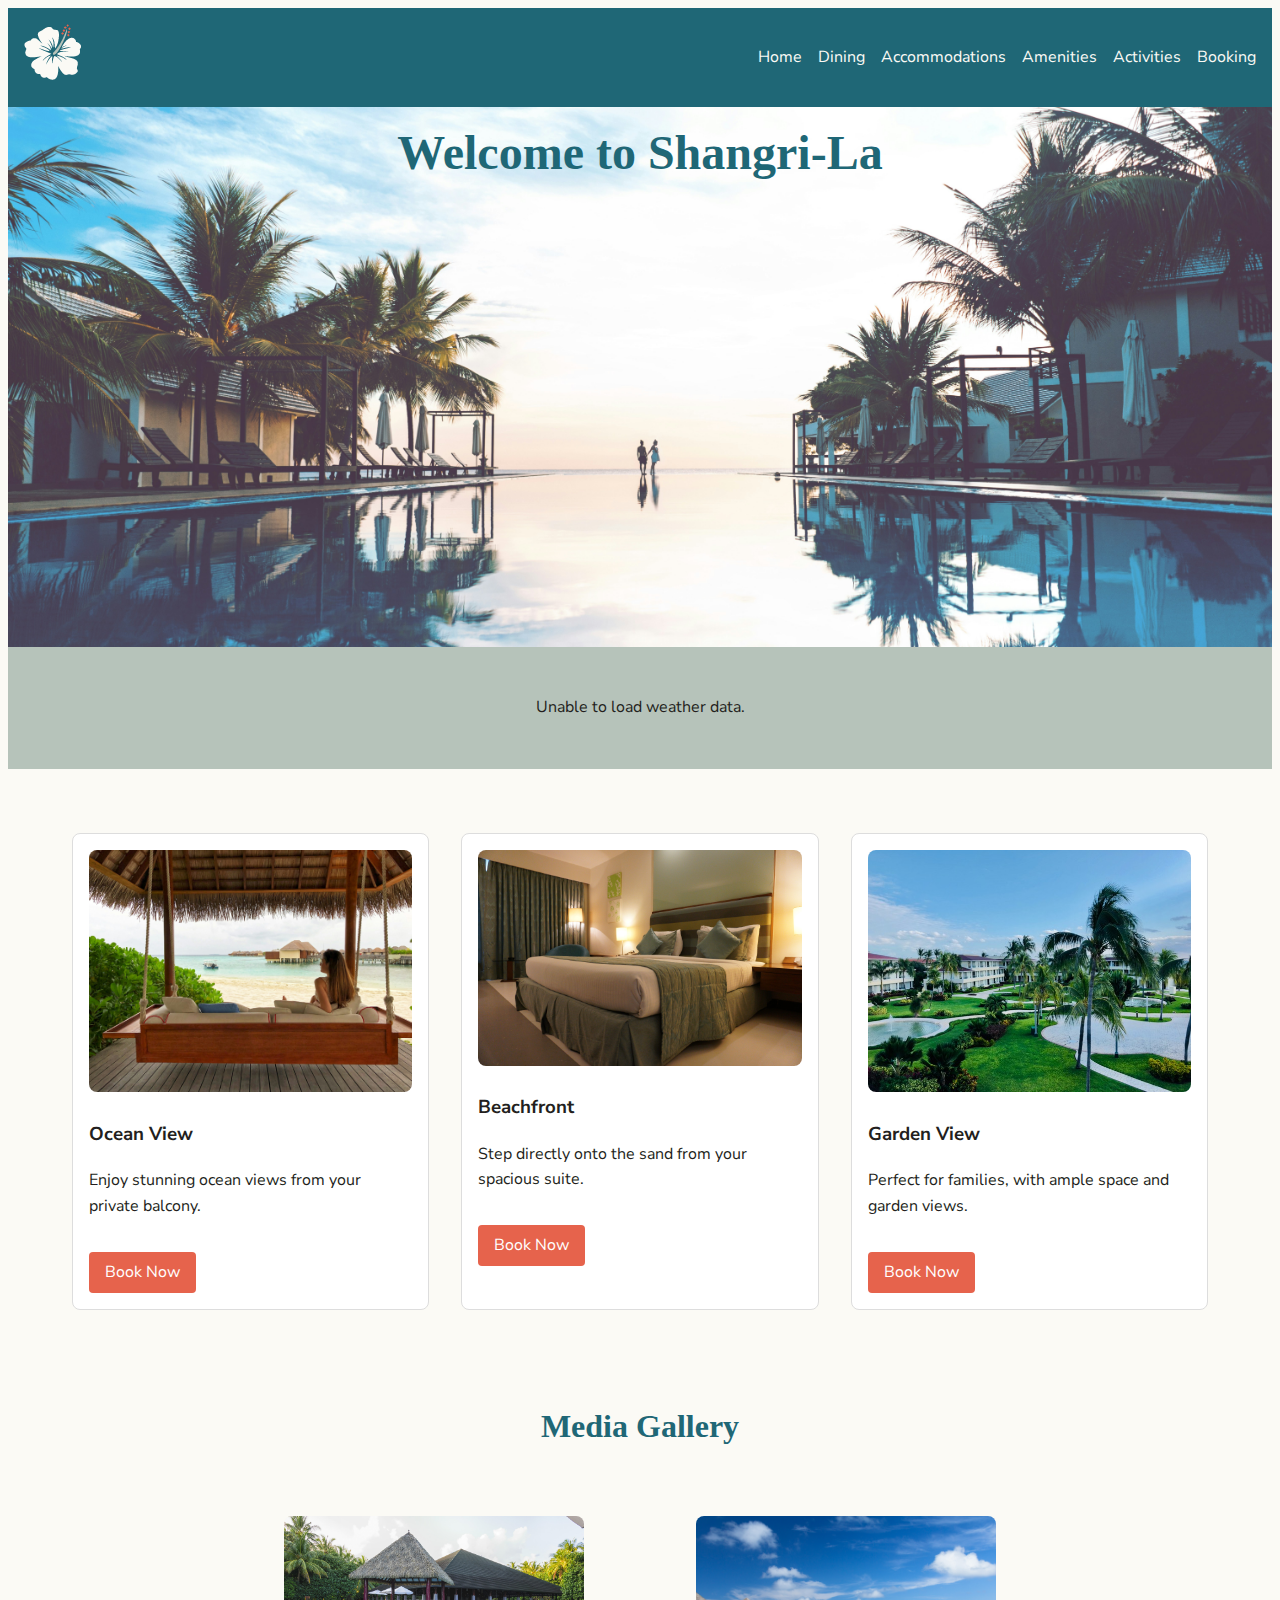
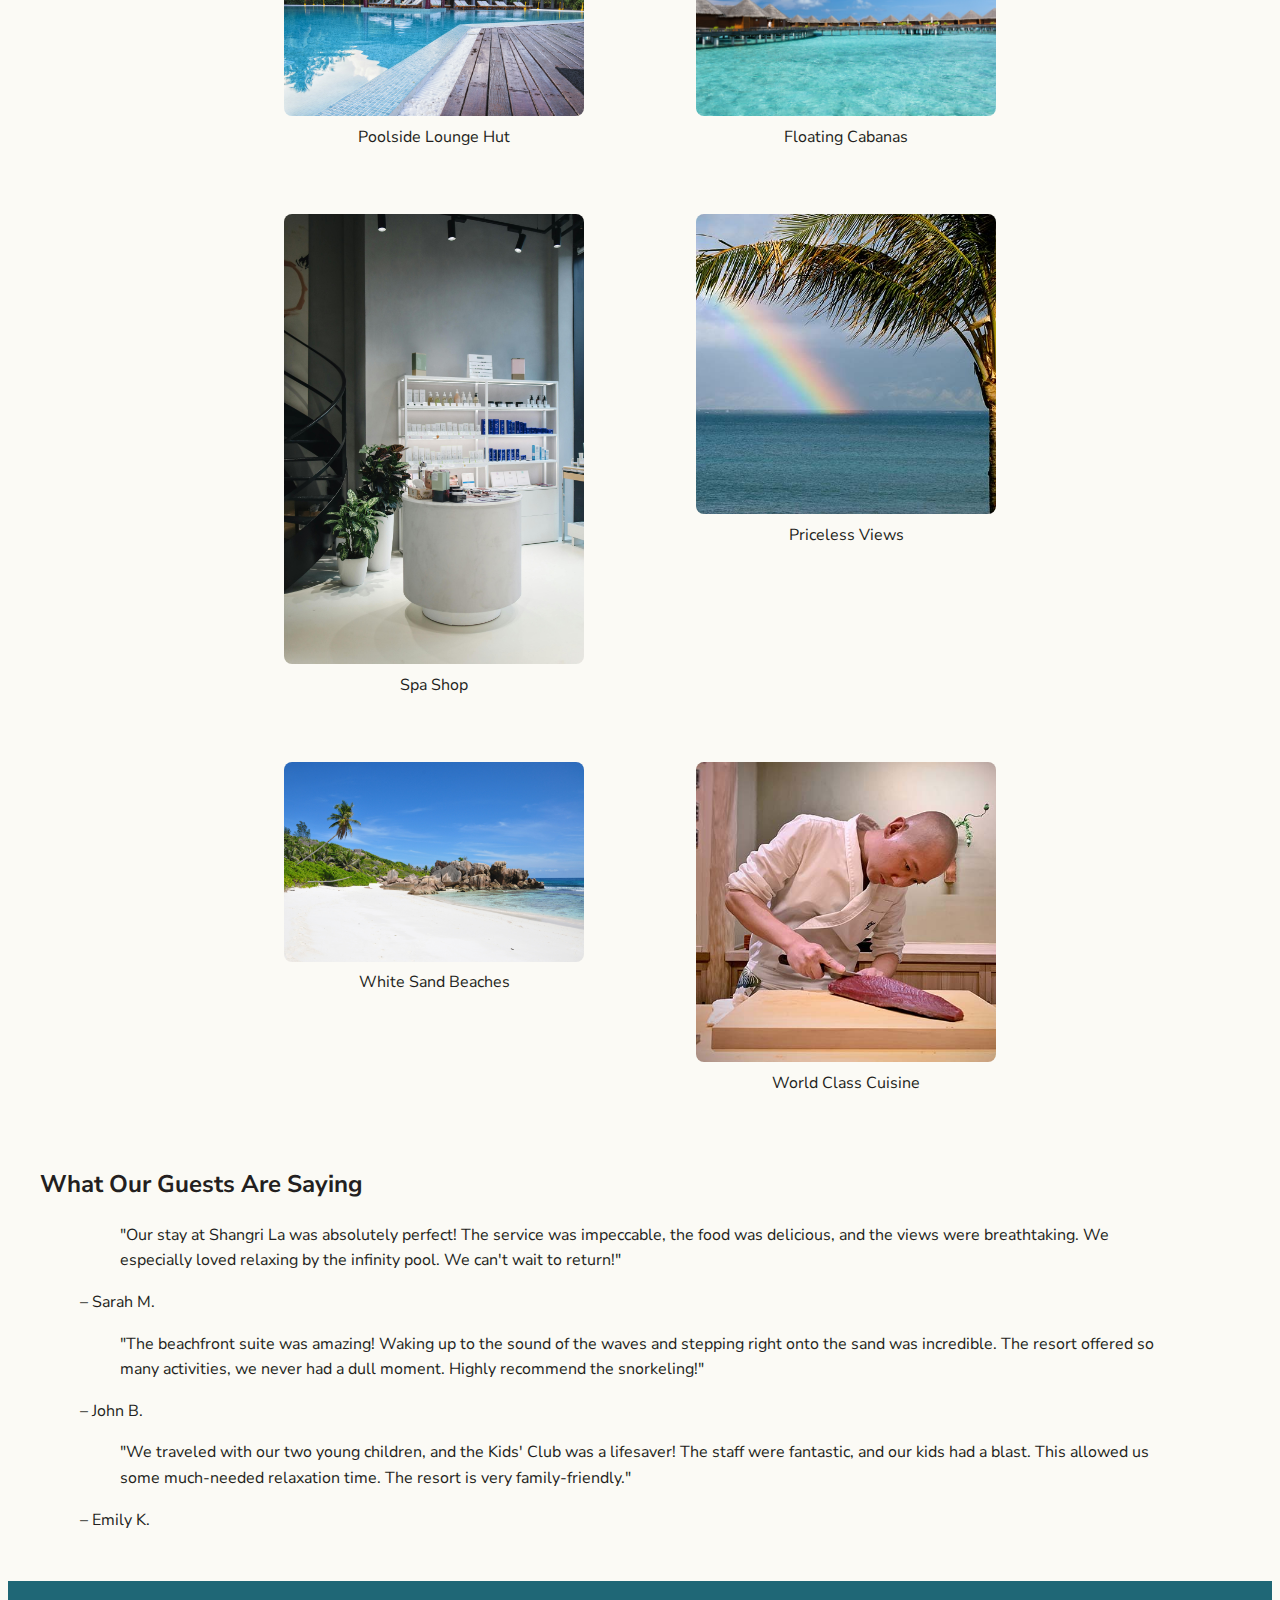
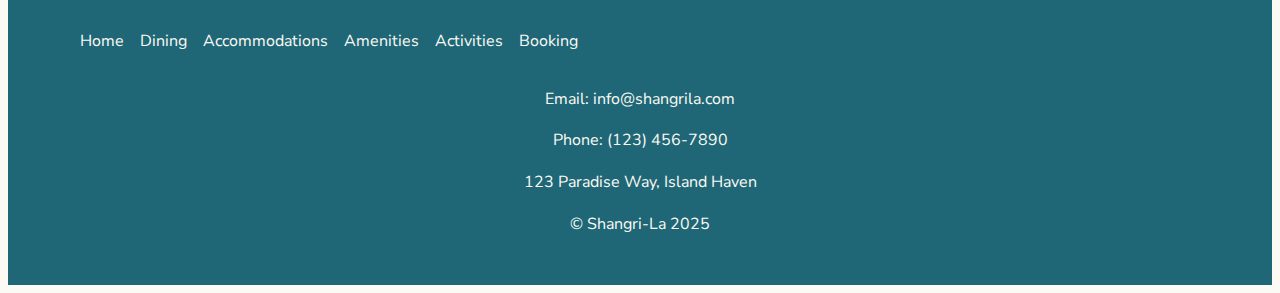
<file: index.html>
<!DOCTYPE html>
<html lang="en">
<head>
  <meta charset="UTF-8" />
  <meta name="viewport" content="width=device-width, initial-scale=1.0" />
  <title>Shangri-La Resort</title>
  <link rel="stylesheet" href="style.css" />
  <link rel="icon" type="image/png" href="media/favicon.png">
  <link rel="preconnect" href="https://fonts.googleapis.com">
<link rel="preconnect" href="https://fonts.gstatic.com" crossorigin>
<link href="https://fonts.googleapis.com/css2?family=Cormorant+Garamond:ital,wght@0,300..700;1,300..700&family=Nunito+Sans:ital,opsz,wght@0,6..12,200..1000;1,6..12,200..1000&display=swap" rel="stylesheet">
</head>

<body>

  <header>
    <nav>
      <a href="index.html" class="logo"><img src="media/Asset 2.png" alt="Shangri-La Logo"></a>
      <ul>
        <li><a href="index.html">Home</a></li>
        <li><a href="dining.html">Dining</a></li>
        <li><a href="accommodations.html">Accommodations</a></li>
        <li><a href="amenities.html">Amenities</a></li>
        <li><a href="activities.html">Activities</a></li>
        <li><a href="booking.html">Booking</a></li>
      </ul>
    </nav>
  </header>
 
  <section class="hero">
    <h1>Welcome to Shangri-La</h1>
    <img src="media/couple.jpg" alt="couple standing at the end of an infinity pool with palm trees and beautiful skies" />
  </section>
  
  <section class="weather" aria-labelledby="weather-heading">
    <h2 id="weather-heading">Another Day in Paradise</h2>
    <p><strong>Temperature:</strong> <span id="temp">--</span> °C</p>
    <p><strong>Feels Like:</strong> <span id="feels">--</span> °C</p>
  </section>
  
  <main>

    <section class="booking-options">
      <article>
        <img src="media/beach-swing.jpg" alt="Ocean view room" />
        <h3>Ocean View</h3>
        <p>Enjoy stunning ocean views from your private balcony.</p>
        <a href="booking.html" class="btn">Book Now</a>
      </article>

      <article>
        <img src="media/hotel-1979406_1920.jpg" alt="Beachfront suite" />
        <h3>Beachfront</h3>
        <p>Step directly onto the sand from your spacious suite.</p>
        <a href="booking.html" class="btn">Book Now</a>
      </article>

      <article>
        <img src="media/resort-drone Medium.jpeg" alt="Garden view room" />
        <h3>Garden View</h3>
        <p>Perfect for families, with ample space and garden views.</p>
        <a href="booking.html" class="btn">Book Now</a>
      </article>

    </section>

    <section class="media-gallery">
        <h2>Media Gallery</h2>
      
        <figure>
          <img src="media/resort-2495217_1920.jpg" alt="poolside lounge hut">
          <figcaption>Poolside Lounge Hut</figcaption>
        </figure>
        <figure>
          <img src="media/beach-huts.jpg" alt="palm hatched huts sitting on stilts above blue ocean water">
          <figcaption>Floating Cabanas</figcaption>
        </figure>
        <figure>
          <img src="media/pexels-polina-tankilevitch-3736520.jpg" alt="a stylish amenities shop">
          <figcaption>Spa Shop</figcaption>
        </figure>
        <figure>
          <img src="media/palm-tree.jpg" alt="a palm tree with a rainbow over a blue ocean">
          <figcaption>Priceless Views</figcaption>
        </figure>
        <figure>
          <img src="media/white-sand-beach.jpg" alt="a beautiful white sand beach with palm trees and blue sky">
          <figcaption>White Sand Beaches</figcaption>
        </figure>
        <figure>
          <img src="media/noz-thumb.jpg" alt="chef slicing a large piece of tuna for sushi">
          <figcaption>World Class Cuisine</figcaption>
        </figure>
      </section>

      <section class="testimonials">
        <h2>What Our Guests Are Saying</h2>
      
        <figure>
          <blockquote>
            "Our stay at Shangri La was absolutely perfect! The service was impeccable, the food was delicious, and the views were breathtaking. We especially loved relaxing by the infinity pool. We can't wait to return!"
          </blockquote>
          <figcaption>– Sarah M.</figcaption>
        </figure>
      
        <figure>
          <blockquote>
            "The beachfront suite was amazing! Waking up to the sound of the waves and stepping right onto the sand was incredible. The resort offered so many activities, we never had a dull moment. Highly recommend the snorkeling!"
          </blockquote>
          <figcaption>– John B.</figcaption>
        </figure>
      
        <figure>
          <blockquote>
            "We traveled with our two young children, and the Kids' Club was a lifesaver! The staff were fantastic, and our kids had a blast. This allowed us some much-needed relaxation time. The resort is very family-friendly."
          </blockquote>
          <figcaption>– Emily K.</figcaption>
        </figure>
      </section>

  </main>

  <footer>
    <nav>
      <ul>
        <li><a href="index.html">Home</a></li>
        <li><a href="dining.html">Dining</a></li>
        <li><a href="accommodations.html">Accommodations</a></li>
        <li><a href="amenities.html">Amenities</a></li>
        <li><a href="activities.html">Activities</a></li>
        <li><a href="booking.html">Booking</a></li>
      </ul>
    </nav>
    <address>
      <p>Email: info@shangrila.com</p>
      <p>Phone: (123) 456-7890</p>
      <p>123 Paradise Way, Island Haven</p>
    </address>
    <p>&copy; Shangri-La 2025</p>
  </footer>
</body>
<script src="weather.js"></script>
</html>
</file>
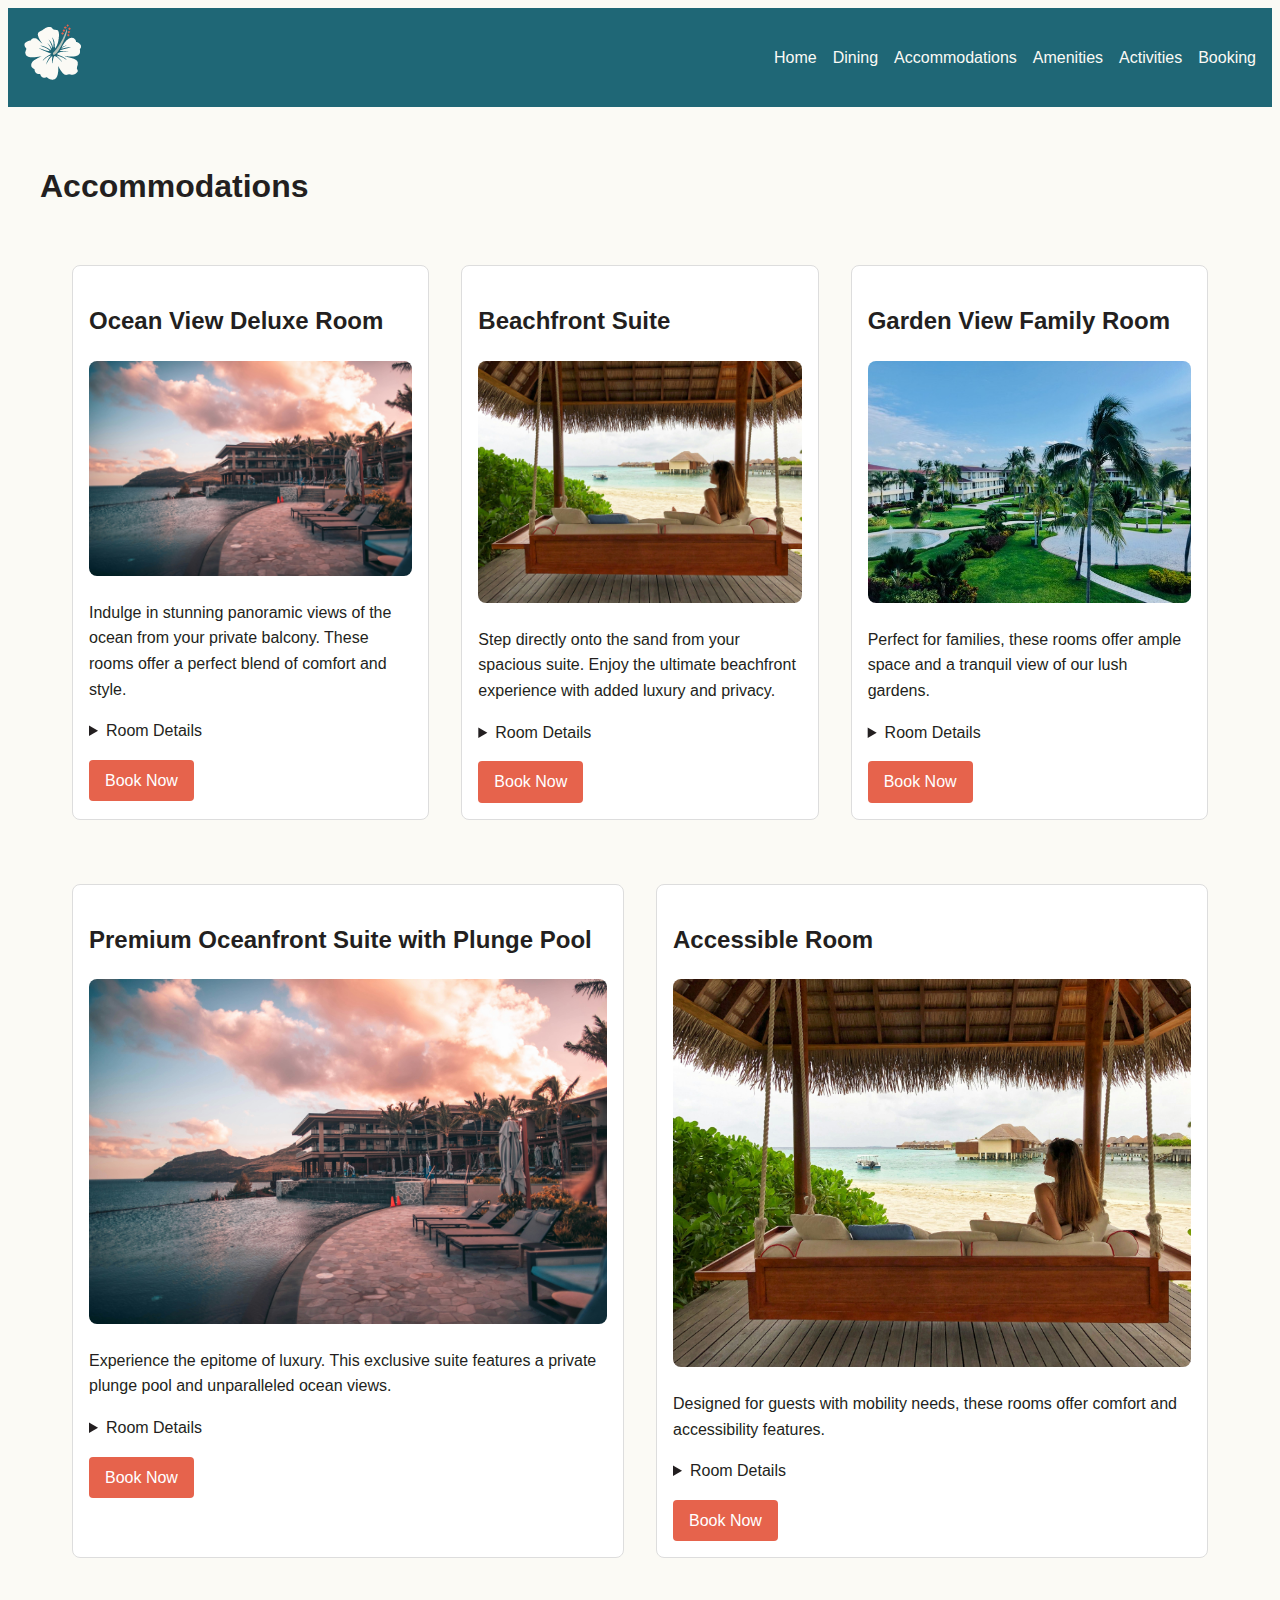
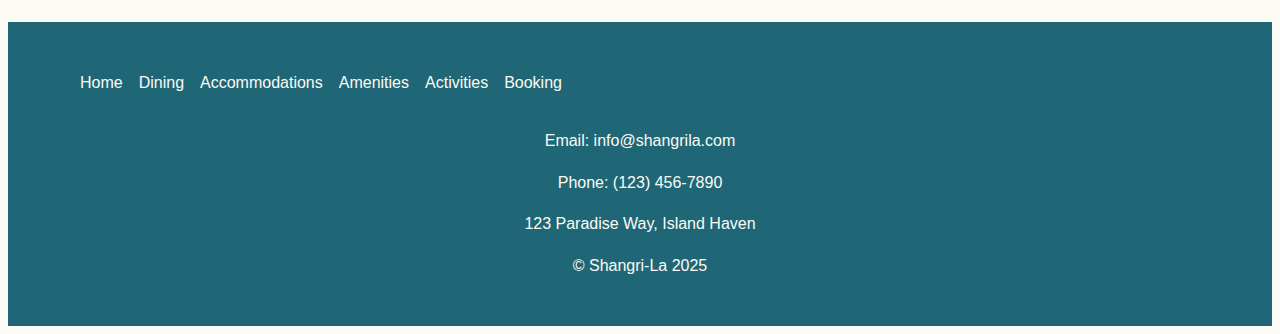
<file: accommodations.html>
<!DOCTYPE html>
<html lang="en">
<head>
  <meta charset="UTF-8">
  <meta name="viewport" content="width=device-width, initial-scale=1.0">
  <title>Accommodations</title>
  <link rel="stylesheet" href="style.css">
  <link rel="icon" type="image/png" href="media/favicon.png">
</head>
<body>
    <header>
        <nav>
          <a href="index.html" class="logo"><img src="media/Asset 2.png" alt="Shangri-La Logo"></a>
          <ul>
            <li><a href="index.html">Home</a></li>
            <li><a href="dining.html">Dining</a></li>
            <li><a href="accommodations.html">Accommodations</a></li>
            <li><a href="amenities.html">Amenities</a></li>
            <li><a href="activities.html">Activities</a></li>
            <li><a href="booking.html">Booking</a></li>
          </ul>
        </nav>
      </header>
  <main>
    <h1>Accommodations</h1>
    <section class="booking-options">
      <article>
        <h2>Ocean View Deluxe Room</h2>
        <img src="media/hero.jpg" alt="Ocean View Room">
        <p>Indulge in stunning panoramic views of the ocean from your private balcony. These rooms offer a perfect blend of comfort and style.</p>
        <details>
          <summary>Room Details</summary>
          <ul>
            <li>King-sized bed</li>
            <li>Private balcony with ocean view</li>
            <li>En-suite bathroom with rain shower</li>
            <li>Complimentary Wi-Fi</li>
            <li>Flat-screen TV</li>
            <li>Mini-bar</li>
          </ul>
        </details>
        <a class="btn" href="booking.html">Book Now</a>
      </article>
      <article>
        <h2>Beachfront Suite</h2>
        <img src="media/beach-swing.jpg" alt="Beachfront Room">
        <p>Step directly onto the sand from your spacious suite. Enjoy the ultimate beachfront experience with added luxury and privacy.</p>
        <details>
          <summary>Room Details</summary>
          <ul>
            <li>King-sized bed</li>
            <li>Separate living area</li>
            <li>Private terrace with direct beach access</li>
            <li>En-suite bathroom with soaking tub and separate shower</li>
            <li>Dining area</li>
            <li>Complimentary Wi-Fi</li>
            <li>Multiple flat-screen TV</li>
            <li>Mini-bar</li>
          </ul>
        </details>
        <a class="btn" href="booking.html">Book Now</a>
      </article>
      <article>
        <h2>Garden View Family Room</h2>
        <img src="media/resort-drone Medium.jpeg" alt="Garden View Room">
        <p>Perfect for families, these rooms offer ample space and a tranquil view of our lush gardens.</p>
        <details>
          <summary>Room Details</summary>
          <ul>
            <li>Two double beds</li>
            <li>Private balcony with garden view</li>
            <li>En-suite bathroom</li>
            <li>Seating area</li>
            <li>Complimentary Wi-Fi</li>
            <li>Flat-screen TV</li>
            <li>Mini-bar</li>
          </ul>
        </details>
        <a class="btn" href="booking.html">Book Now</a>
      </article>
    </section>
    <section class="booking-options">
      <article>
        <h2>Premium Oceanfront Suite with Plunge Pool</h2>
        <img src="media/hero.jpg" alt="Ocean View Room">
        <p>Experience the epitome of luxury. This exclusive suite features a private plunge pool and unparalleled ocean views.</p>
        <details>
          <summary>Room Details</summary>
          <ul>
            <li>King-sized bed</li>
            <li>Separate living area</li>
            <li>Expansive private terrace with plunge pool and sun loungers</li>
            <li>En-suite bathroom with Jacuzzi tub and separate rain shower</li>
            <li>Butler service upon request</li>
            <li>Complimentary premium Wi-Fi</li>
            <li>Multiple smart TV's</li>
            <li>Fully stocked mini-bar</li>
          </ul>
        </details>
        <a class="btn" href="booking.html">Book Now</a>
      </article>
      <article>
        <h2>Accessible Room</h2>
        <img src="media/beach-swing.jpg" alt="Beachfront Room">
        <p>Designed for guests with mobility needs, these rooms offer comfort and accessibility features.</p>
        <details>
          <summary>Room Details</summary>
          <ul>
            <li>King-sized bed</li>
            <li>Spacious layout for wheelchair accessibility</li>
            <li>Accessible bathroom with grab bars and roll-in shower</li>
            <li>Lowered amenities</li>
            <li>Visual and auditory alert systems</li>
            <li>Complimentary Wi-Fi</li>
            <li>Flat-screen TV</li>
          </ul>
        </details>
        <a class="btn" href="booking.html">Book Now</a>
      </article>
    </section>
  </main>
  <footer>
    <nav>
      <ul>
        <li><a href="index.html">Home</a></li>
        <li><a href="dining.html">Dining</a></li>
        <li><a href="accommodations.html">Accommodations</a></li>
        <li><a href="amenities.html">Amenities</a></li>
        <li><a href="activities.html">Activities</a></li>
        <li><a href="booking.html">Booking</a></li>
      </ul>
    </nav>
    <address>
      <p>Email: info@shangrila.com</p>
      <p>Phone: (123) 456-7890</p>
      <p>123 Paradise Way, Island Haven</p>
    </address>
    <p>&copy; Shangri-La 2025</p>
  </footer>
</body>
</html>
</file>
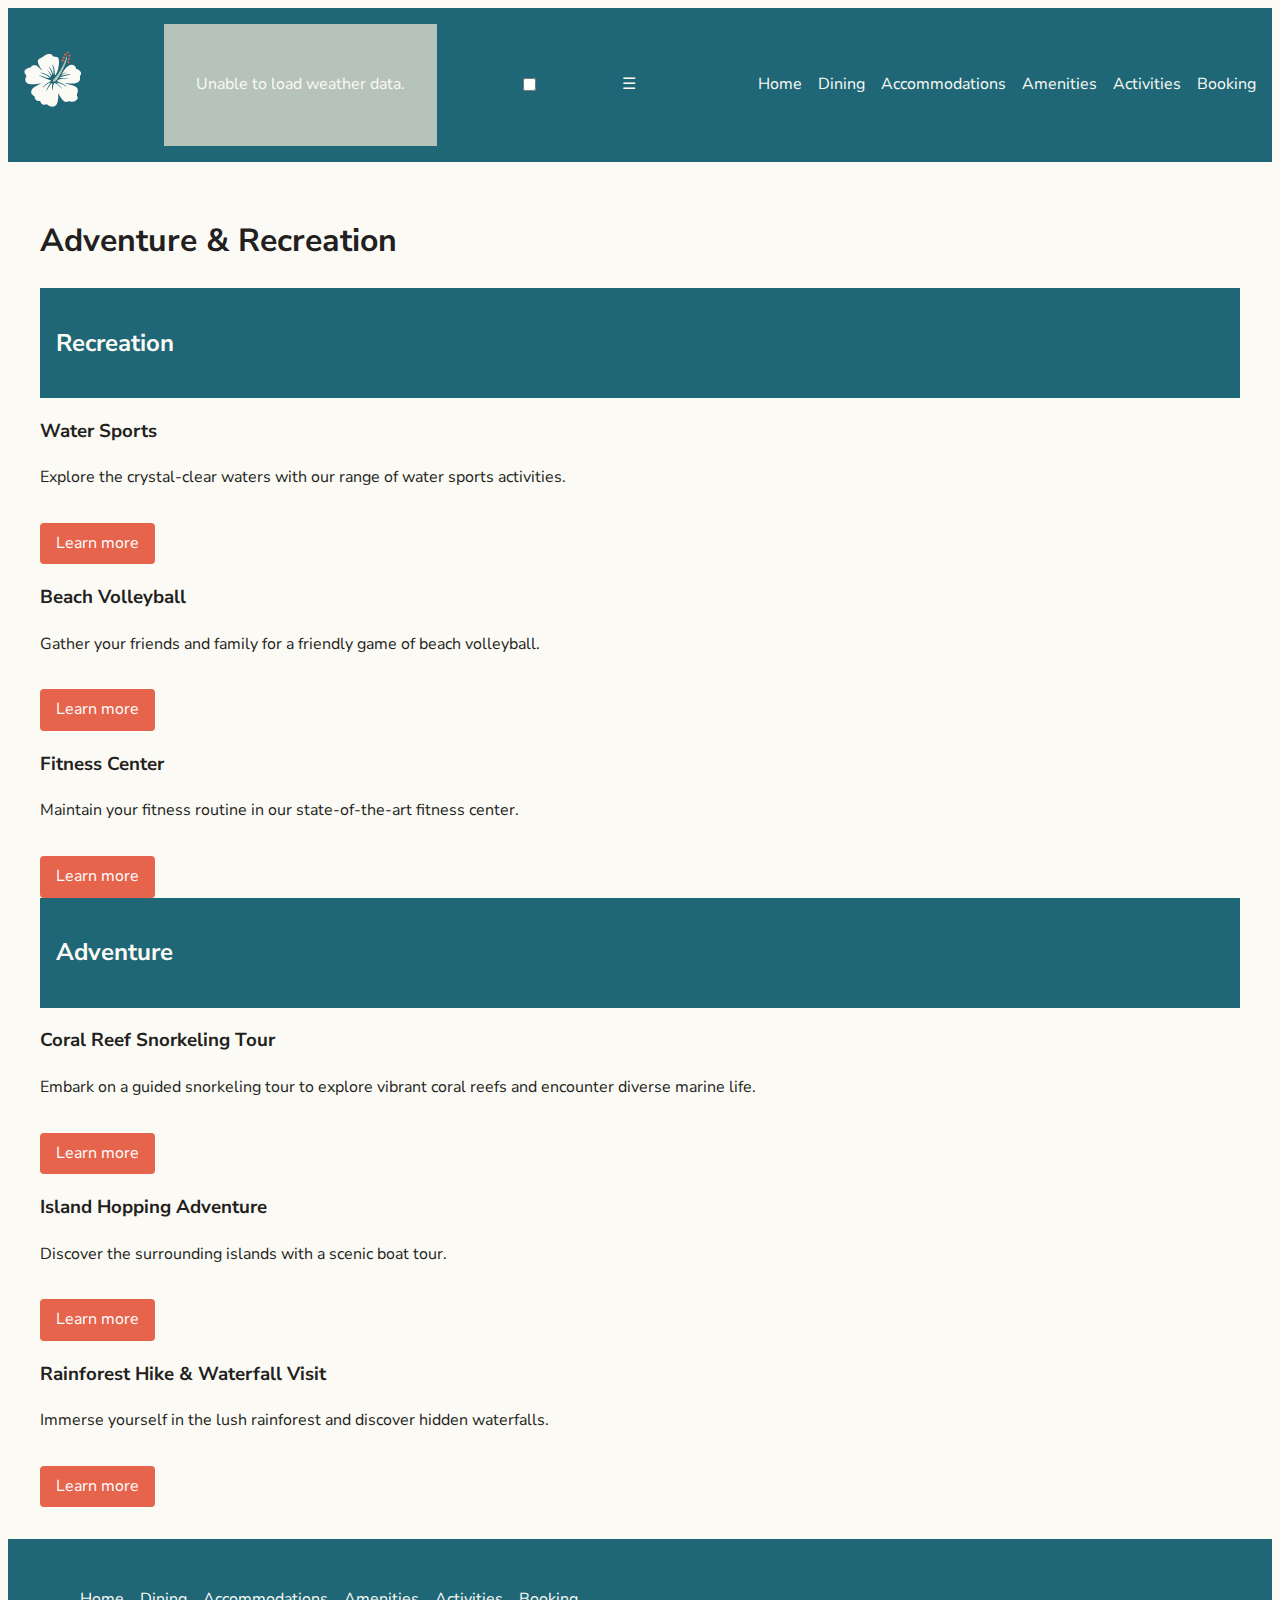
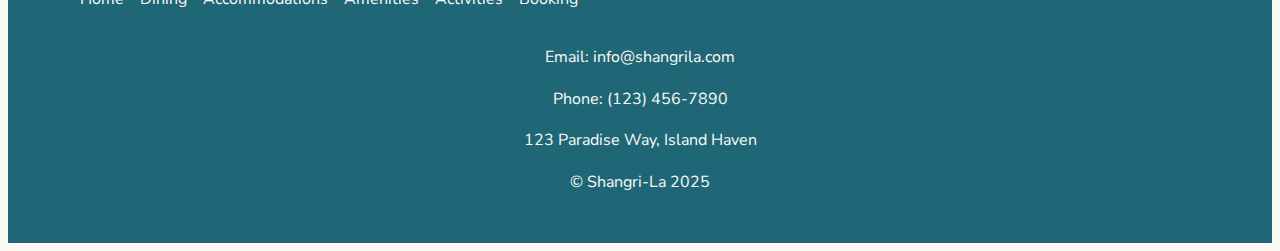
<file: activities.html>
<!DOCTYPE html>
<html lang="en">
<head>
  <meta charset="UTF-8">
  <meta name="viewport" content="width=device-width, initial-scale=1.0">
  <title>Activities</title>
  <link rel="stylesheet" href="style.css">
  <link rel="icon" type="image/png" href="media/favicon.png">
  <link rel="preconnect" href="https://fonts.gstatic.com" crossorigin>
  <link href="https://fonts.googleapis.com/css2?family=Cormorant+Garamond:ital,wght@0,300..700;1,300..700&family=Nunito+Sans:ital,opsz,wght@0,6..12,200..1000;1,6..12,200..1000&display=swap" rel="stylesheet">
</head>
<body>
  <header>
    <nav>

      <a href="index.html" class="logo">
        <img src="media/Asset-2.png" alt="Shangri-La Logo">
      </a>

      <div class="weather">
        <p><strong>Temperature:</strong> <span id="temp">--</span> °C</p>
        <p><strong>Feels Like:</strong> <span id="feels">--</span> °C</p>
      </div>

      <input type="checkbox" id="menu-toggle" class="menu-toggle-checkbox">
      <label for="menu-toggle" class="menu-toggle-label" aria-label="Toggle navigation">&#9776;</label>

      <ul class="nav-links">
        <li><a href="index.html">Home</a></li>
        <li><a href="dining.html">Dining</a></li>
        <li><a href="accommodations.html">Accommodations</a></li>
        <li><a href="amenities.html">Amenities</a></li>
        <li><a href="activities.html">Activities</a></li>
        <li><a href="booking.html">Booking</a></li>
      </ul>

    </nav>
  </header>

      <main>
        <h1>Adventure & Recreation</h1>
      
        <section class="activities">
          <header>
            <h2>Recreation</h2>
          </header>
      
          <article>
            <h3>Water Sports</h3>
            <p>Explore the crystal-clear waters with our range of water sports activities.</p>
            <a class="btn" href="#">Learn more</a>
          </article>
      
          <article>
            <h3>Beach Volleyball</h3>
            <p>Gather your friends and family for a friendly game of beach volleyball.</p>
            <a class="btn" href="#">Learn more</a>
          </article>
      
          <article>
            <h3>Fitness Center</h3>
            <p>Maintain your fitness routine in our state-of-the-art fitness center.</p>
            <a class="btn" href="#">Learn more</a>
          </article>
        </section>
      
        <section class="activities">
          <header>
            <h2>Adventure</h2>
          </header>
      
          <article>
            <h3>Coral Reef Snorkeling Tour</h3>
            <p>Embark on a guided snorkeling tour to explore vibrant coral reefs and encounter diverse marine life.</p>
            <a class="btn" href="#">Learn more</a>
          </article>
      
          <article>
            <h3>Island Hopping Adventure</h3>
            <p>Discover the surrounding islands with a scenic boat tour.</p>
            <a class="btn" href="#">Learn more</a>
          </article>
      
          <article>
            <h3>Rainforest Hike & Waterfall Visit</h3>
            <p>Immerse yourself in the lush rainforest and discover hidden waterfalls.</p>
            <a class="btn" href="#">Learn more</a>
          </article>
        </section>
      </main>
  <footer>
    <nav>
      <ul>
        <li><a href="index.html">Home</a></li>
        <li><a href="dining.html">Dining</a></li>
        <li><a href="accommodations.html">Accommodations</a></li>
        <li><a href="amenities.html">Amenities</a></li>
        <li><a href="activities.html">Activities</a></li>
        <li><a href="booking.html">Booking</a></li>
      </ul>
    </nav>
    <address>
      <p>Email: info@shangrila.com</p>
      <p>Phone: (123) 456-7890</p>
      <p>123 Paradise Way, Island Haven</p>
    </address>
    <p>&copy; Shangri-La 2025</p>
  </footer>

  <script src="weather.js"></script>
</body>
</html>
</file>
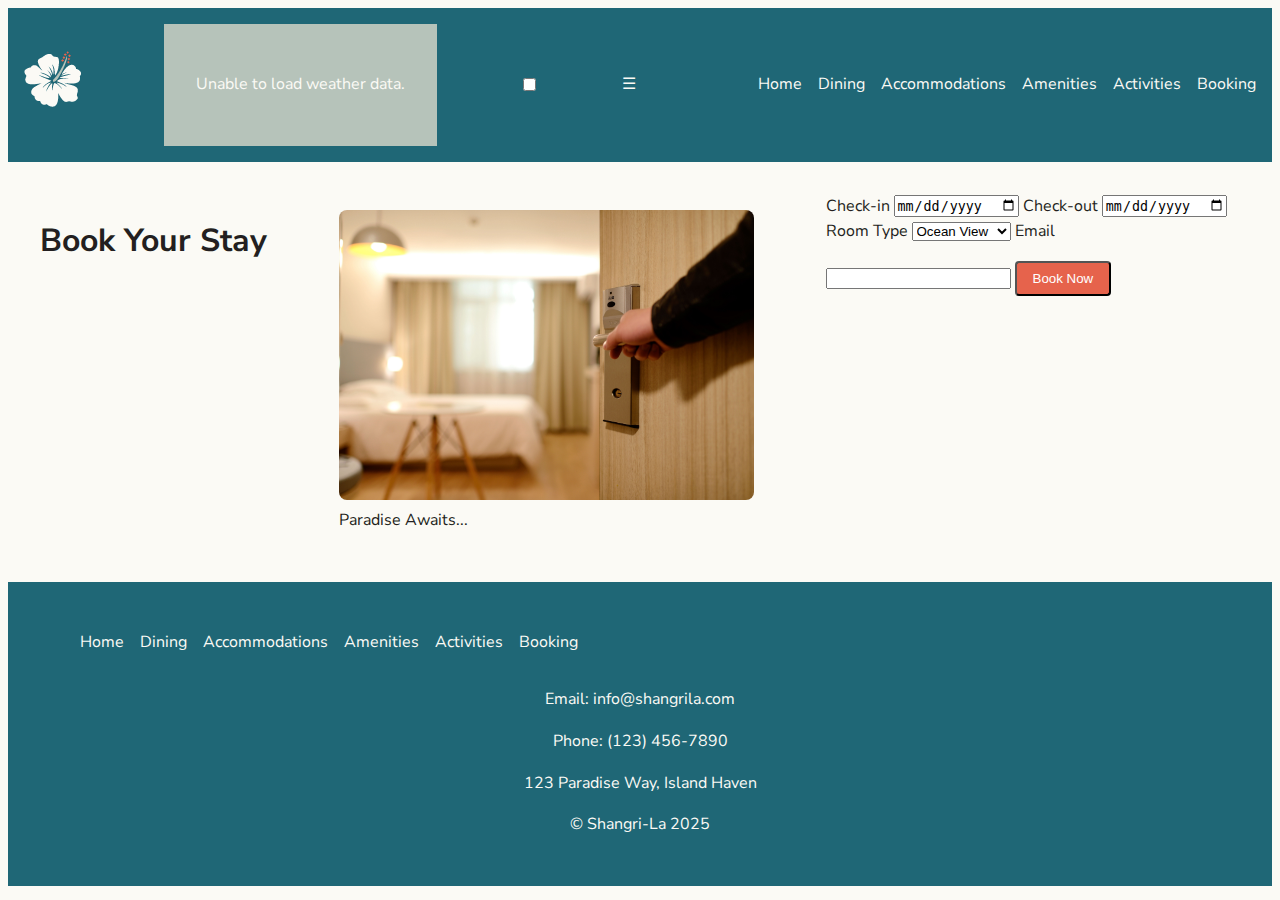
<file: booking.html>
<!DOCTYPE html>
<html lang="en">
<head>
  <meta charset="UTF-8">
  <meta name="viewport" content="width=device-width, initial-scale=1.0">
  <title>Book Your Stay</title>
  <link rel="stylesheet" href="style.css">
  <link rel="icon" type="image/png" href="media/favicon.png">
  <link rel="preconnect" href="https://fonts.gstatic.com" crossorigin>
  <link href="https://fonts.googleapis.com/css2?family=Cormorant+Garamond:ital,wght@0,300..700;1,300..700&family=Nunito+Sans:ital,opsz,wght@0,6..12,200..1000;1,6..12,200..1000&display=swap" rel="stylesheet">
</head>

<body>
  <header>
    <nav>

      <a href="index.html" class="logo">
        <img src="media/Asset 2.png" alt="Shangri-La Logo">
      </a>

      <section class="weather" aria-labelledby="weather-heading">
        <p><strong>Temperature:</strong> <span id="temp">--</span> °C</p>
        <p><strong>Feels Like:</strong> <span id="feels">--</span> °C</p>
      </section>

      <input type="checkbox" id="menu-toggle" class="menu-toggle-checkbox" />
      <label for="menu-toggle" class="menu-toggle-label" aria-label="Toggle navigation">&#9776;</label>

      <ul class="nav-links">
        <li><a href="index.html">Home</a></li>
        <li><a href="dining.html">Dining</a></li>
        <li><a href="accommodations.html">Accommodations</a></li>
        <li><a href="amenities.html">Amenities</a></li>
        <li><a href="activities.html">Activities</a></li>
        <li><a href="booking.html">Booking</a></li>
      </ul>

    </nav>
  </header>

  <main class="booking-layout">
    <h1>Book Your Stay</h1>
     <figure>
        <img src="media/bedroom-door-entrance-271639.jpg" alt="Bedroom door opening at Shangri-La Resort">
        <figcaption>Paradise Awaits...</figcaption>
     </figure>

    <form class="booking-form">

      <label for="checkin">Check-in</label>
        <input type="date" id="checkin" name="checkin" required>

      <label for="checkout">Check-out</label>
        <input type="date" id="checkout" name="checkout" required>

      <label for="room">Room Type</label>
        <select id="room" name="room">
         <option>Ocean View</option>
          <option>Beachfront</option>
          <option>Garden View</option>
        </select>

      <label for="email">Email</label>
        <input type="email" id="email" name="email" required>

      <button class="btn" type="submit">Book Now</button>
    </form>

  </main>
  
  <footer>
    <nav>
      <ul>
        <li><a href="index.html">Home</a></li>
        <li><a href="dining.html">Dining</a></li>
        <li><a href="accommodations.html">Accommodations</a></li>
        <li><a href="amenities.html">Amenities</a></li>
        <li><a href="activities.html">Activities</a></li>
        <li><a href="booking.html">Booking</a></li>
      </ul>
    </nav>
    <address>
      <p>Email: info@shangrila.com</p>
      <p>Phone: (123) 456-7890</p>
      <p>123 Paradise Way, Island Haven</p>
    </address>
    <p>&copy; Shangri-La 2025</p>
  </footer>
</body>
<script src="weather.js"></script>
</html>
</file>
<file: style.css>
main {
    padding: 2rem;
    max-width: 1200px;
    margin: 0 auto;
  }
  
  body {
    font-family: 'Nunito Sans', 'Helvetica Neue','Segoe UI', Arial, sans-serif;
    color: #231F20;
    background-color: #FBFAF5;
    line-height: 1.6;
  }
  
  header {
    background-color: #1F6776;
    color: #FBFAF5;
    padding: 1rem;
    position: sticky;
    top: 0;
  }
  
  nav {
    display: flex;
    justify-content: space-between;
    align-items: center;
    flex-wrap: wrap;
  }
  h1, h2, h3 {
    font-family: 'Cormorant', 'Palatino Linotype' 'Georgia', 'Times New Roman', serif;
  }
  
  nav .logo {
    font-family: 'Cormorant', 'Palatino Linotype' 'Georgia', 'Times New Roman', serif;
    font-size: 1.5rem;
    font-weight: bold;
    text-decoration: none;
    color: #FBFAF5;
  }
  
  nav ul {
    list-style: none;
    display: flex;
    gap: 1rem;
  }
  
  nav a {
    text-decoration: none;
    color: #FBFAF5;
    
  }
  nav a:hover {
    color: #E6634C;
  }
  
  .hero {
    position: relative;
    text-align: center;
    color: #1F6776;
    height: 60vh;
    display: flex;
    justify-content: center;
    align-items: top;
    overflow: hidden;
  }
  
  .hero img {
    position: absolute;
    top: 0;
    left: 0;
    width: 100%;
    height: 100%;
    object-fit: cover;
    z-index: 1;
  }
  
  .hero h1{
    position: relative;
    z-index: 2;
    margin: 0.5rem;
    font-family: 'Cormorant', serif;
    font-size: 3rem;
  }
  
  .weather {
    background: #B6C3BA;
    padding: 2rem;
    text-align: center;
  }
  
  .booking-options {
    padding: 2rem;
    display: grid;
    grid-template-columns: repeat(auto-fit, minmax(280px, 1fr));
    gap: 2rem;
  }
  
  .booking-options article {
    background: #fff;
    border: 1px solid #ddd;
    padding: 1rem;
    text-align: left;
    border-radius: 0.5rem;
  }
  
  .booking-options img {
    width: 100%;
    border-radius: 0.5rem;
  }
  
  .btn {
    display: inline-block;
    margin-top: 1rem;
    padding: 0.5rem 1rem;
    background-color: #E6634C;
    color: white;
    text-decoration: none;
    border-radius: 0.25rem;
  }
  .btn:hover{
    background-color: #1F6776;
    color: #E6634C;
  }

  .media-gallery {
    display: flex;
    flex-wrap: wrap;
    justify-content: center;
    gap: 2rem;
    padding: 2rem;
    text-align: center;
  }
  
  .media-gallery h2 {
    width: 100%;
    font-family: 'Cormorant', serif;
    font-size: 2rem;
    color: #1F6776;
    margin-bottom: 1rem;
  }
  
  .media-gallery figure {
    flex: 1 1 30%;
    max-width: 300px;
  }
  
  .media-gallery img {
    width: 100%;
    border-radius: 0.5rem;
  }
  
  /* Responsive fallback */
  @media (max-width: 768px) {
    .media-gallery figure {
      flex: 1 1 100%;
    }
  }
  
  article.dining-row {
    display: flex;
    flex-direction: row;
    align-items: flex-start;
    gap: 2rem;
    padding-block: 2rem;
    flex-wrap: wrap;
  }
  
  /* Image styling */
  article.dining-row img {
    width: 35%;
    max-width: 250px;
    border-radius: 0.5rem;
    flex-shrink: 0;
  }
  
  /* Text content layout */
  article.dining-row section {
    flex: 1;
    background-color: #B6C3BA;
    padding: 1rem;
  }
  
  /* Responsive stacking on smaller screens */
  @media (max-width: 768px) {
    article.dining-row,
    article.dining-row.reverse {
      flex-direction: column;
      align-items: center;
      text-align: center;
    }
  
    article.dining-row img,
    article.dining-row section {
      width: 100%;
      max-width: none;
    }
  
    article.dining-row section {
      text-align: left;
    }
  }
  
  .booking-layout {
    display: flex;
    gap: 2rem;
    flex-wrap: wrap;
    align-items: flex-start;
    padding: 2rem 0;
  }
  
  .booking-layout figure,
  .booking-layout form {
    flex: 1 1 400px;
  }
  
  .booking-layout img {
    width: 100%;
    border-radius: 0.5rem;
    object-fit: cover;
    height: 100%;
    max-height: 500px;
  }
  
  @media (max-width: 768px) {
    .booking-layout {
      flex-direction: column;
    }
  }
  
  footer {
    background-color: #1F6776;
    color: #FBFAF5;
    padding: 2rem;
    text-align: center;
  }
  
  footer nav ul {
    display: flex;
    justify-content: center;
    gap: 1rem;
    list-style: none;
    margin-bottom: 1rem;
  }
  
  footer address {
    font-style: normal;
    margin-bottom: 1rem;
  }
  
  /* Responsive Typography */
  @media (max-width: 600px) {
    .hero h1 {
      font-size: 2rem;
    }
  
    nav ul {
      flex-direction: column;
      align-items: center;
    }
  
    .booking-options {
      grid-template-columns: 1fr;
    }
  }
</file>
